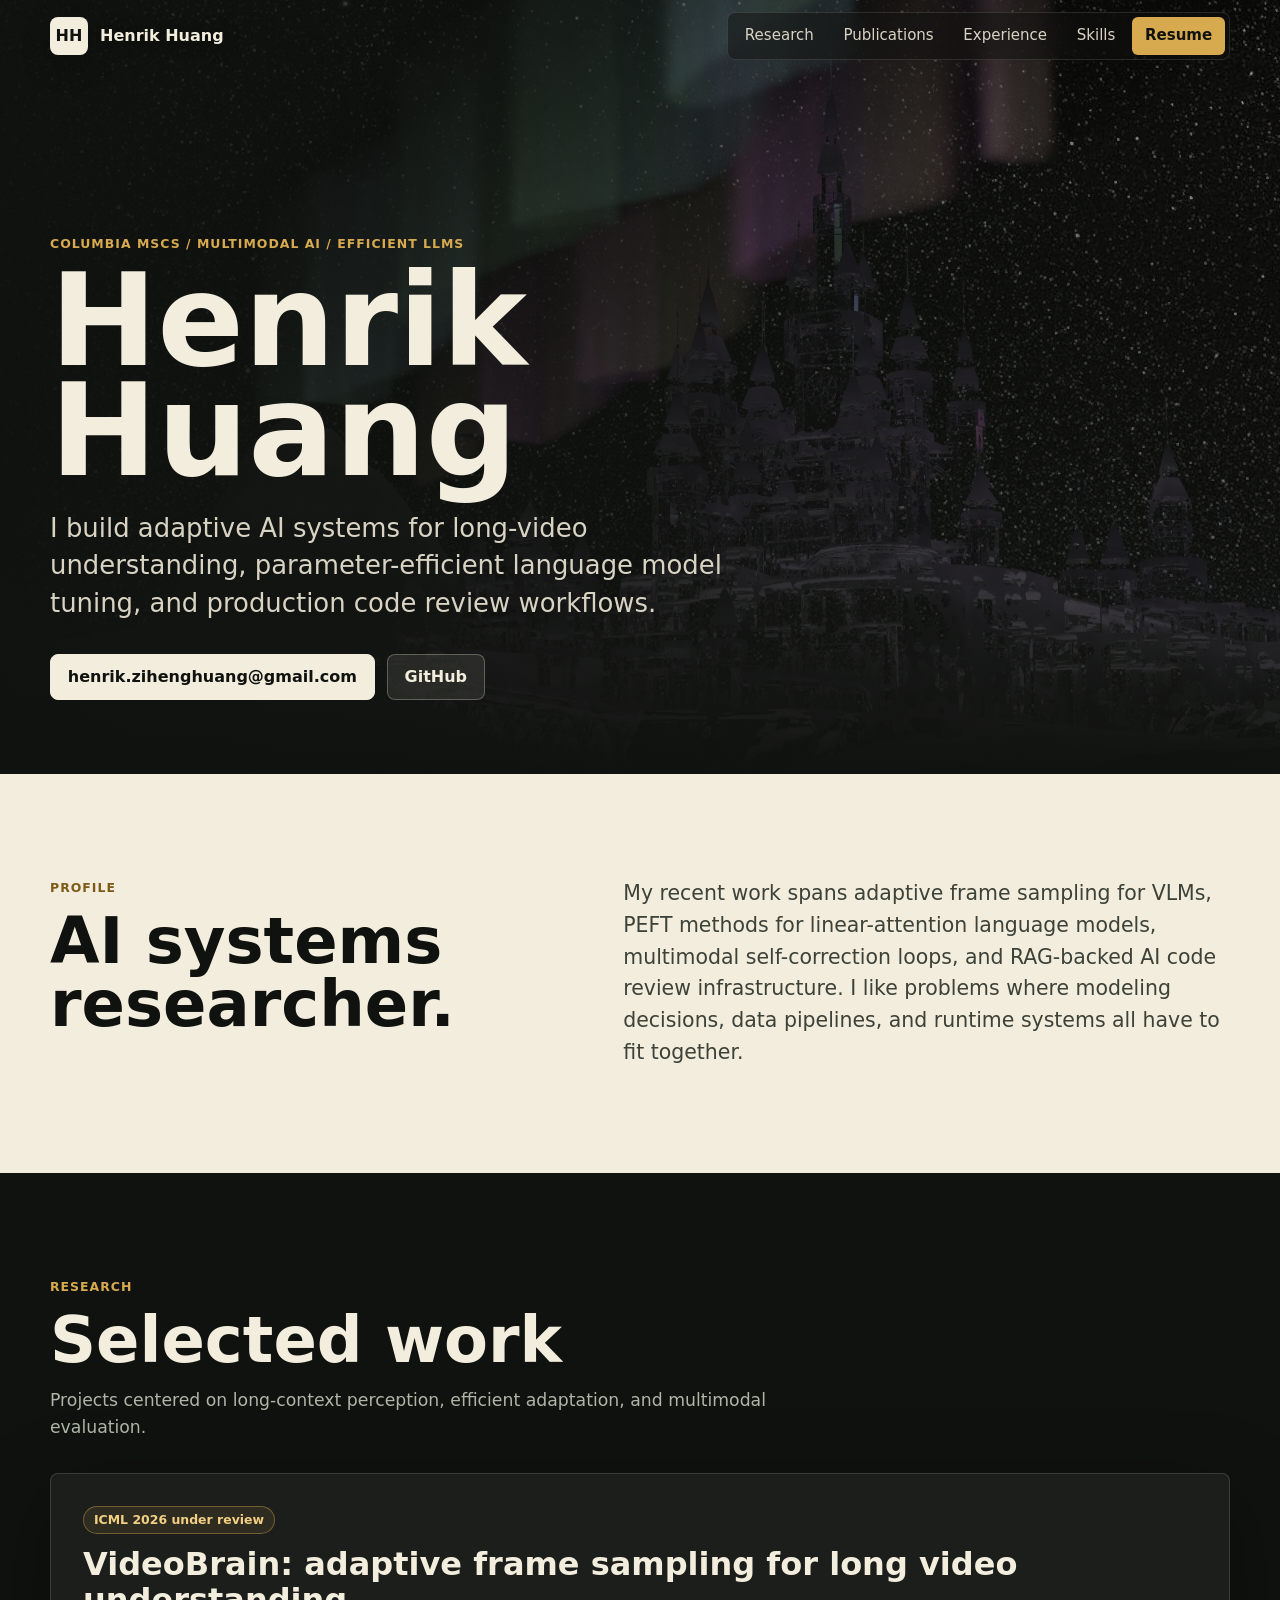
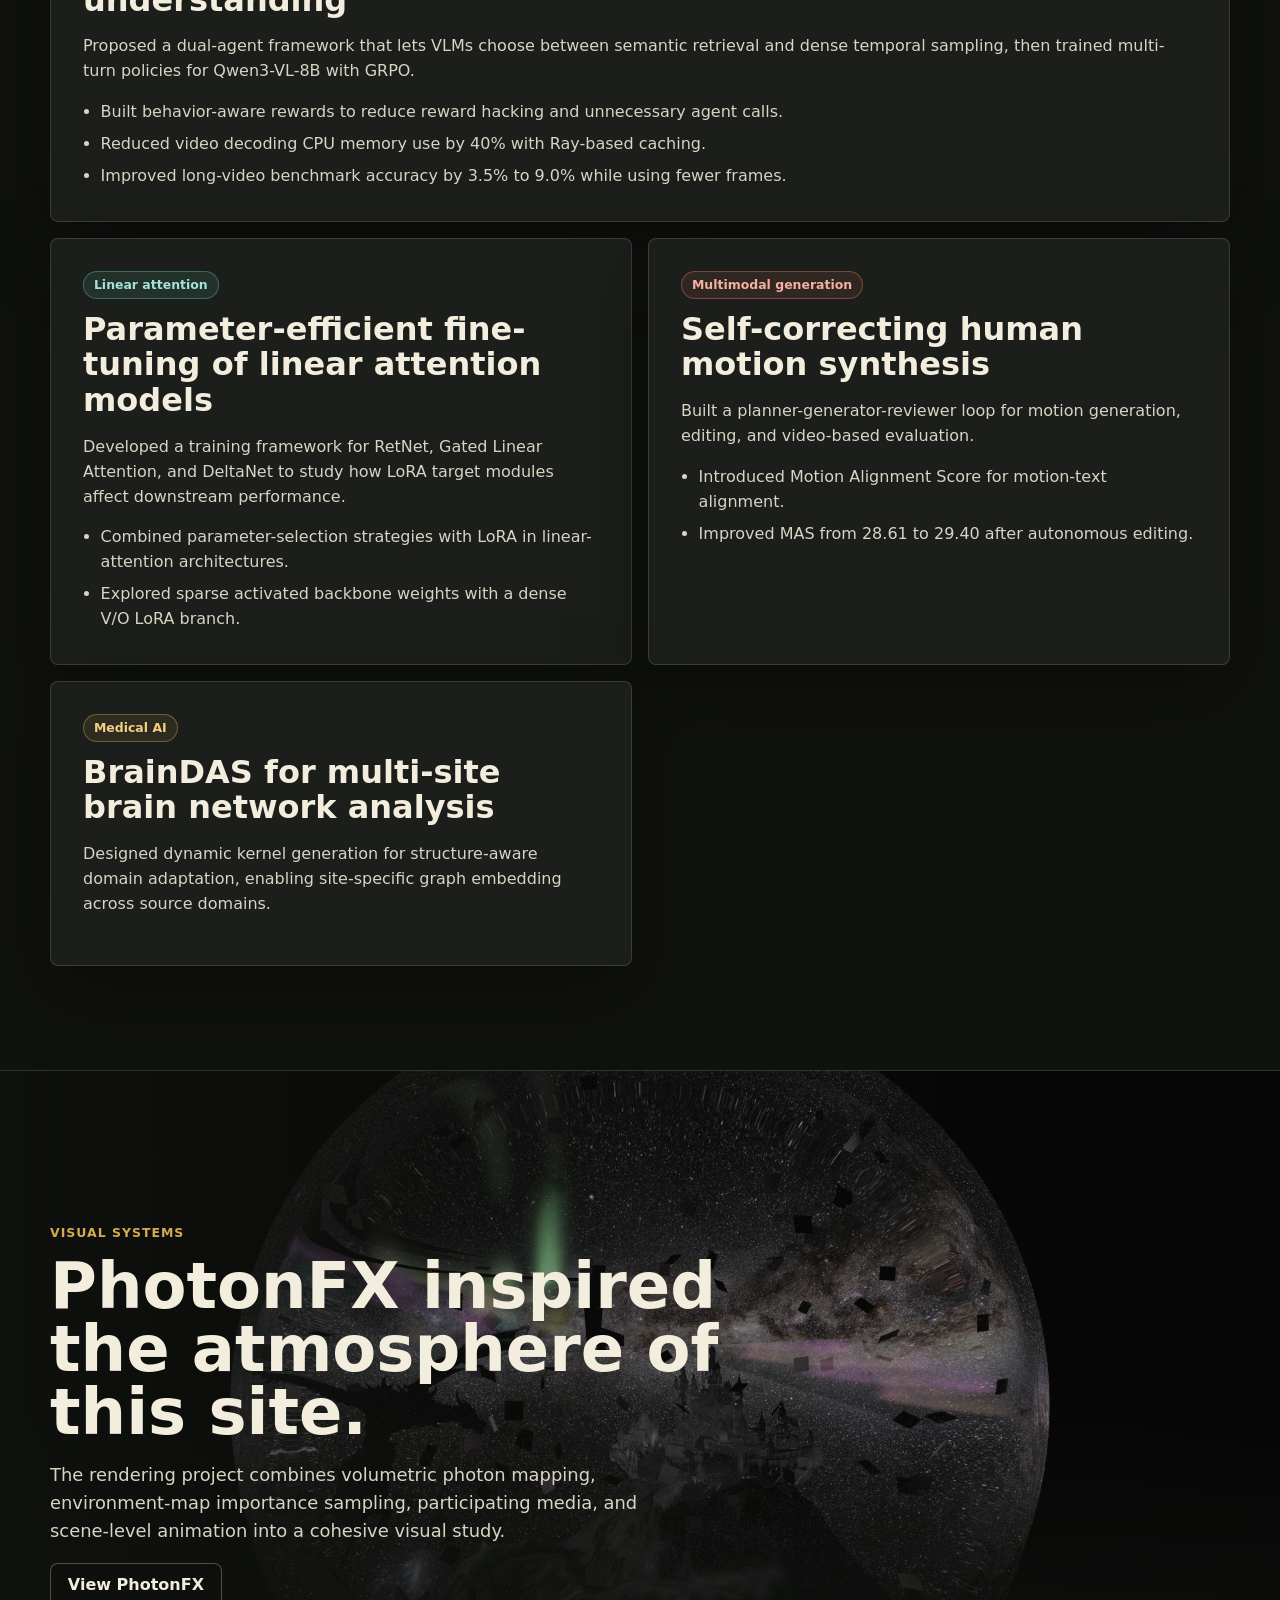
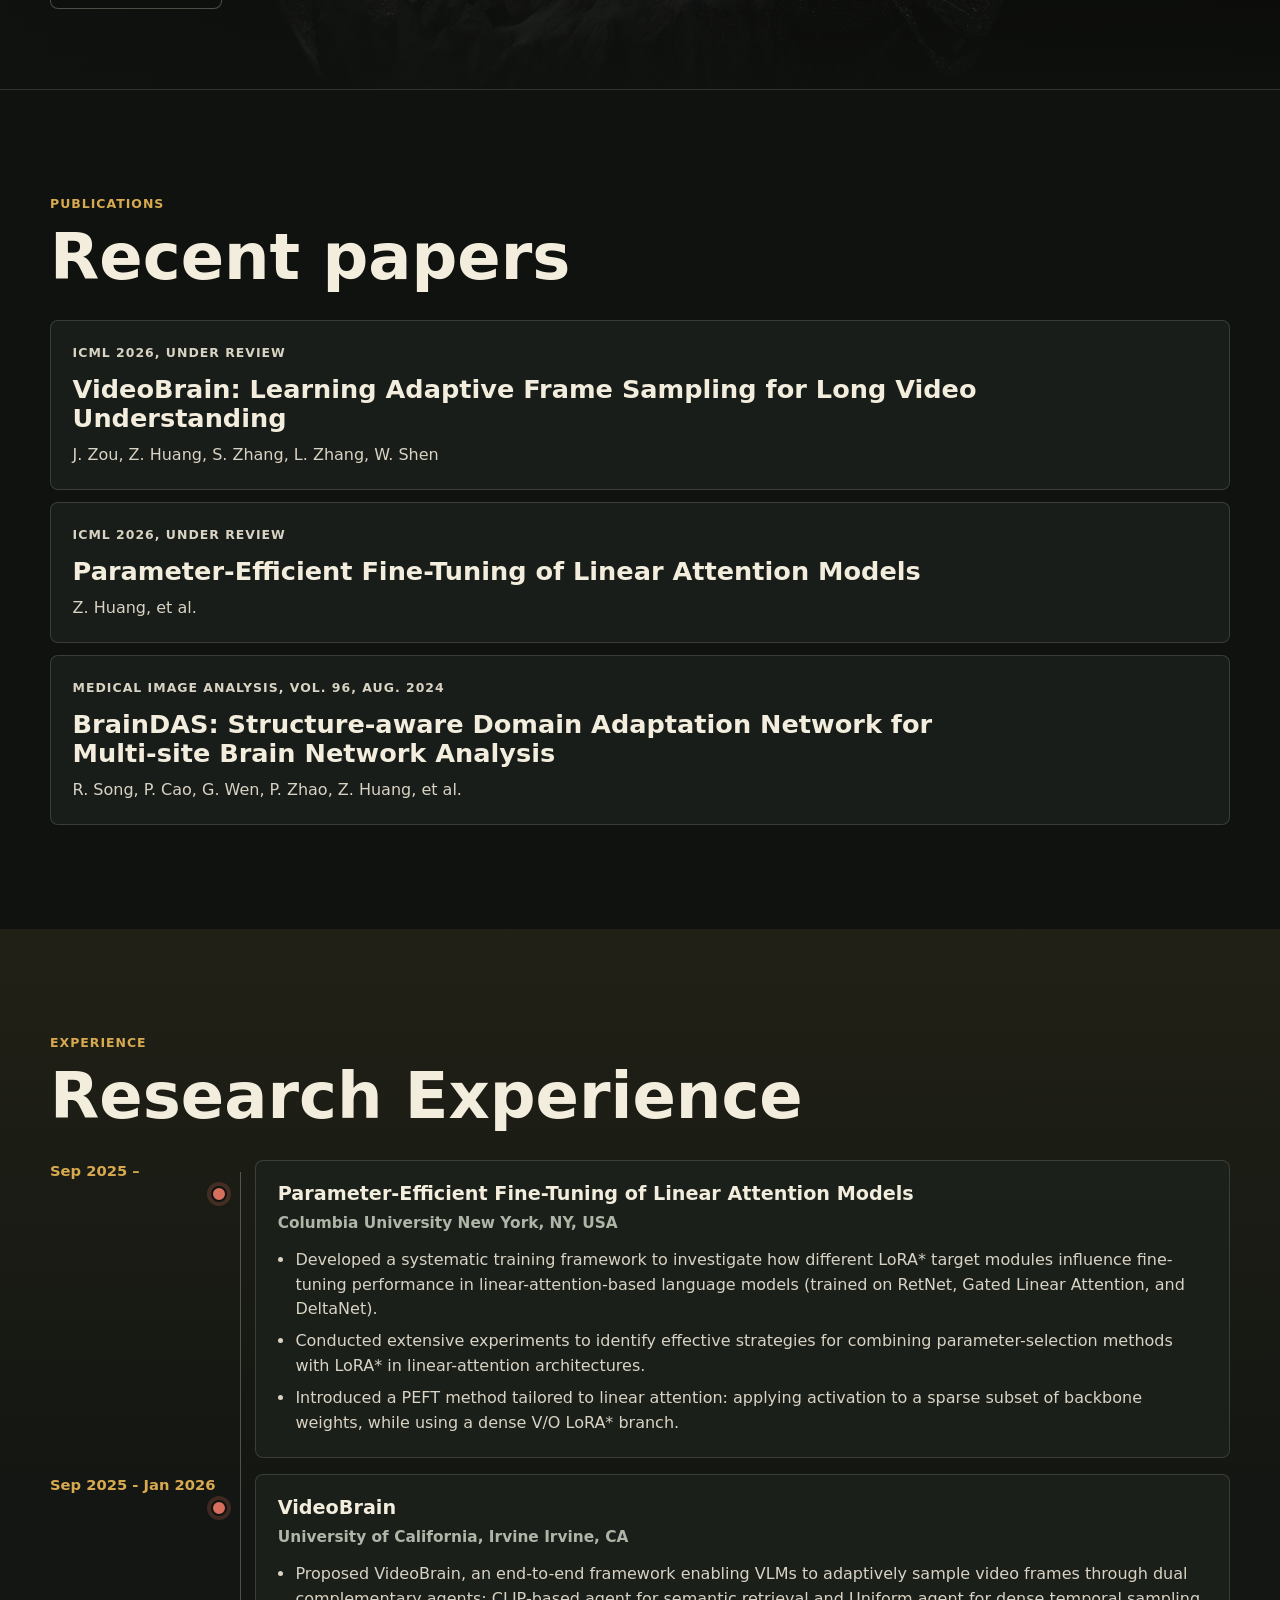
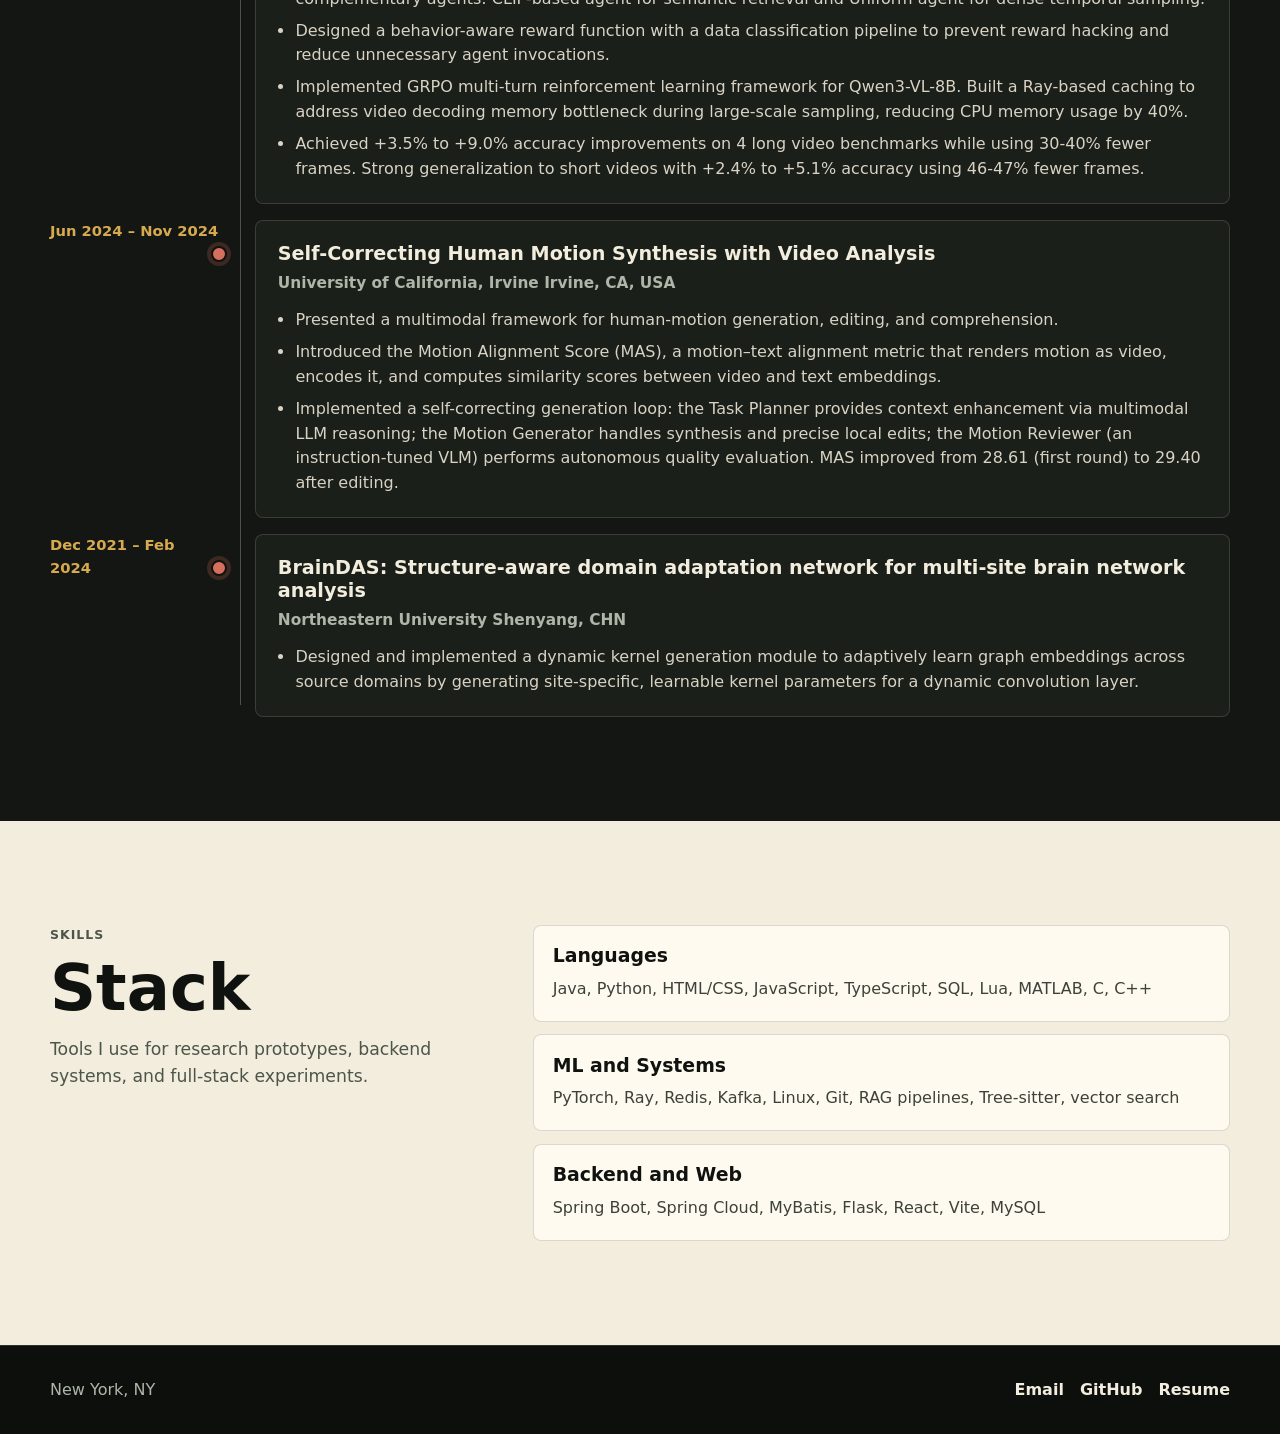
<file: henrik/index.html>
<!doctype html>
<html lang="en">
<head>
  <meta charset="utf-8">
  <meta name="viewport" content="width=device-width, initial-scale=1">
  <title>Henrik Huang - AI Systems & Multimodal Research</title>
  <meta name="description" content="Personal homepage for Henrik Huang, Columbia MSCS student working on multimodal AI, efficient language model adaptation, video understanding, and AI systems.">
  <meta name="theme-color" content="#10120f">
  <link rel="preload" href="../PhotonFX/images/ice_castle.jpg" as="image">
  <link rel="stylesheet" href="styles.css?v=69da61f">
</head>
<body>
  <a class="skip-link" href="#main">Skip to content</a>

  <header class="site-header" data-header>
    <nav class="nav" aria-label="Primary navigation">
      <a class="brand" href="#top" aria-label="Henrik Huang home">
        <span class="brand-mark">HH</span>
        <span class="brand-text">Henrik Huang</span>
      </a>
      <button class="nav-toggle" type="button" aria-expanded="false" aria-controls="nav-links" data-nav-toggle>
        <span></span>
        <span></span>
        <span></span>
      </button>
      <div class="nav-links" id="nav-links" data-nav-links>
        <a href="#research" data-nav-link>Research</a>
        <a href="#publications" data-nav-link>Publications</a>
        <a href="#experience" data-nav-link>Experience</a>
        <a href="#skills" data-nav-link>Skills</a>
        <a class="nav-resume" href="#experience">Resume</a>
      </div>
    </nav>
  </header>

  <main id="main">
    <section class="hero" id="top" data-section>
      <div class="hero-media" aria-hidden="true">
        <img src="../PhotonFX/images/ice_castle.jpg" alt="">
      </div>
      <div class="hero-scrim" aria-hidden="true"></div>
      <div class="hero-content">
        <p class="eyebrow">Columbia MSCS / Multimodal AI / Efficient LLMs</p>
        <h1>Henrik Huang</h1>
        <p class="hero-lede">
          I build adaptive AI systems for long-video understanding, parameter-efficient
          language model tuning, and production code review workflows.
        </p>
        <div class="hero-actions" aria-label="Contact links">
          <a class="button primary" href="mailto:henrik.zihenghuang@gmail.com">henrik.zihenghuang@gmail.com</a>
          <a class="button secondary" href="https://github.com/HuangZiheng-o-O" target="_blank" rel="noopener">GitHub</a>
          <!-- <a class="button secondary" href="https://www.linkedin.com/in/ziheng-huang-0211b1287/" target="_blank" rel="noopener">LinkedIn</a> -->
        </div>
      </div>
    </section>

    <section class="intro-band reveal" aria-label="Profile summary">
      <div class="section-inner intro-grid">
        <div>
          <p class="section-kicker">Profile</p>
          <h2>AI systems researcher.</h2>
        </div>
        <p>
          My recent work spans adaptive frame sampling for VLMs, PEFT methods for
          linear-attention language models, multimodal self-correction loops, and RAG-backed
          AI code review infrastructure. I like problems where modeling decisions, data
          pipelines, and runtime systems all have to fit together.
        </p>
      </div>
    </section>

    <section class="section" id="research" data-section>
      <div class="section-inner">
        <div class="section-heading reveal">
          <p class="section-kicker">Research</p>
          <h2>Selected work</h2>
          <p>
            Projects centered on long-context perception, efficient adaptation, and
            multimodal evaluation.
          </p>
        </div>

        <div class="feature-grid">
          <article class="feature-card large reveal">
            <div class="feature-body">
              <span class="pill">ICML 2026 under review</span>
              <h3>VideoBrain: adaptive frame sampling for long video understanding</h3>
              <p>
                Proposed a dual-agent framework that lets VLMs choose between semantic
                retrieval and dense temporal sampling, then trained multi-turn policies for
                Qwen3-VL-8B with GRPO.
              </p>
              <ul>
                <li>Built behavior-aware rewards to reduce reward hacking and unnecessary agent calls.</li>
                <li>Reduced video decoding CPU memory use by 40% with Ray-based caching.</li>
                <li>Improved long-video benchmark accuracy by 3.5% to 9.0% while using fewer frames.</li>
              </ul>
            </div>
          </article>

          <article class="feature-card reveal">
            <div class="feature-body">
              <span class="pill teal">Linear attention</span>
              <h3>Parameter-efficient fine-tuning of linear attention models</h3>
              <p>
                Developed a training framework for RetNet, Gated Linear Attention, and
                DeltaNet to study how LoRA target modules affect downstream performance.
              </p>
              <ul>
                <li>Combined parameter-selection strategies with LoRA in linear-attention architectures.</li>
                <li>Explored sparse activated backbone weights with a dense V/O LoRA branch.</li>
              </ul>
            </div>
          </article>

          <article class="feature-card reveal">
            <div class="feature-body">
              <span class="pill coral">Multimodal generation</span>
              <h3>Self-correcting human motion synthesis</h3>
              <p>
                Built a planner-generator-reviewer loop for motion generation, editing, and
                video-based evaluation.
              </p>
              <ul>
                <li>Introduced Motion Alignment Score for motion-text alignment.</li>
                <li>Improved MAS from 28.61 to 29.40 after autonomous editing.</li>
              </ul>
            </div>
          </article>

          <article class="feature-card reveal">
            <div class="feature-body">
              <span class="pill">Medical AI</span>
              <h3>BrainDAS for multi-site brain network analysis</h3>
              <p>
                Designed dynamic kernel generation for structure-aware domain adaptation,
                enabling site-specific graph embedding across source domains.
              </p>
            </div>
          </article>
        </div>
      </div>
    </section>

    <section class="visual-section reveal" aria-label="Rendering project">
      <div class="visual-media" aria-hidden="true">
        <img src="../PhotonFX/images/snowglobe.jpg" alt="">
      </div>
      <div class="visual-content">
        <p class="section-kicker">Visual Systems</p>
        <h2>PhotonFX inspired the atmosphere of this site.</h2>
        <p>
          The rendering project combines volumetric photon mapping, environment-map
          importance sampling, participating media, and scene-level animation into a
          cohesive visual study.
        </p>
        <a class="button secondary on-dark" href="../PhotonFX/result.html">View PhotonFX</a>
      </div>
    </section>

    <section class="section" id="publications" data-section>
      <div class="section-inner">
        <div class="section-heading reveal">
          <p class="section-kicker">Publications</p>
          <h2>Recent papers</h2>
        </div>
        <div class="publication-list">
          <article class="publication reveal">
            <p class="pub-venue">ICML 2026, under review</p>
            <h3>VideoBrain: Learning Adaptive Frame Sampling for Long Video Understanding</h3>
            <p>J. Zou, Z. Huang, S. Zhang, L. Zhang, W. Shen</p>
          </article>
          <article class="publication reveal">
            <p class="pub-venue">ICML 2026, under review</p>
            <h3>Parameter-Efficient Fine-Tuning of Linear Attention Models</h3>
            <p>Z. Huang, et al.</p>
          </article>
          <article class="publication reveal">
            <p class="pub-venue">Medical Image Analysis, Vol. 96, Aug. 2024</p>
            <h3>BrainDAS: Structure-aware Domain Adaptation Network for Multi-site Brain Network Analysis</h3>
            <p>R. Song, P. Cao, G. Wen, P. Zhao, Z. Huang, et al.</p>
          </article>
        </div>
      </div>
    </section>

    <section class="section timeline-section" id="experience" data-section>
      <div class="section-inner">
        <div class="section-heading reveal">
          <p class="section-kicker">Experience</p>
          <h2>Research Experience</h2>
        </div>

        <div class="timeline">
          <!--
          <article class="timeline-item reveal">
            <div class="timeline-date">May 2025 - Aug 2025</div>
            <div class="timeline-card">
              <p class="role">Software Engineer Intern, AI Code Review 2.0 Workflow</p>
              <h3>Kuaishou Technology (Kwai), Beijing</h3>
              <ul>
                <li>Built a context-assembly pipeline for code merges using Tree-sitter AST chunking and LangChain fallback splitting.</li>
                <li>Integrated Redis-vector RAG and LLM reasoning to merge and filter low-value review comments.</li>
                <li>Designed a trie-based matcher for project, file type, path, and ownership review rules.</li>
                <li>Raised AICR adoption to 37.3% and Commercial Department coverage to 56.6%.</li>
              </ul>
            </div>
          </article>
          -->

          <article class="timeline-item reveal">
            <div class="timeline-date">Sep 2025 –</div>
            <div class="timeline-card">
              <p class="role">Parameter-Efficient Fine-Tuning of Linear Attention Models</p>
              <h3>Columbia University New York, NY, USA</h3>
              <ul>
                <li>Developed a systematic training framework to investigate how different LoRA* target modules influence fine-tuning performance in linear-attention-based language models (trained on RetNet, Gated Linear Attention, and DeltaNet).</li>
                <li>Conducted extensive experiments to identify effective strategies for combining parameter-selection methods with LoRA* in linear-attention architectures.</li>
                <li>Introduced a PEFT method tailored to linear attention: applying activation to a sparse subset of backbone weights, while using a dense V/O LoRA* branch.</li>
              </ul>
            </div>
          </article>

          <article class="timeline-item reveal">
            <div class="timeline-date">Sep 2025 - Jan 2026</div>
            <div class="timeline-card">
              <p class="role">VideoBrain</p>
              <h3>University of California, Irvine Irvine, CA</h3>
              <ul>
                <li>Proposed VideoBrain, an end-to-end framework enabling VLMs to adaptively sample video frames through dual complementary agents: CLIP-based agent for semantic retrieval and Uniform agent for dense temporal sampling.</li>
                <li>Designed a behavior-aware reward function with a data classification pipeline to prevent reward hacking and reduce unnecessary agent invocations.</li>
                <li>Implemented GRPO multi-turn reinforcement learning framework for Qwen3-VL-8B. Built a Ray-based caching to address video decoding memory bottleneck during large-scale sampling, reducing CPU memory usage by 40%.</li>
                <li>Achieved +3.5% to +9.0% accuracy improvements on 4 long video benchmarks while using 30-40% fewer frames. Strong generalization to short videos with +2.4% to +5.1% accuracy using 46-47% fewer frames.</li>
              </ul>
            </div>
          </article>

          <article class="timeline-item reveal">
            <div class="timeline-date">Jun 2024 – Nov 2024</div>
            <div class="timeline-card">
              <p class="role">Self-Correcting Human Motion Synthesis with Video Analysis</p>
              <h3>University of California, Irvine Irvine, CA, USA</h3>
              <ul>
                <li>Presented a multimodal framework for human-motion generation, editing, and comprehension.</li>
                <li>Introduced the Motion Alignment Score (MAS), a motion–text alignment metric that renders motion as video, encodes it, and computes similarity scores between video and text embeddings.</li>
                <li>Implemented a self-correcting generation loop: the Task Planner provides context enhancement via multimodal LLM reasoning; the Motion Generator handles synthesis and precise local edits; the Motion Reviewer (an instruction-tuned VLM) performs autonomous quality evaluation. MAS improved from 28.61 (first round) to 29.40 after editing.</li>
              </ul>
            </div>
          </article>

          <article class="timeline-item reveal">
            <div class="timeline-date">Dec 2021 – Feb 2024</div>
            <div class="timeline-card">
              <p class="role">BrainDAS: Structure-aware domain adaptation network for multi-site brain network analysis</p>
              <h3>Northeastern University Shenyang, CHN</h3>
              <ul>
                <li>Designed and implemented a dynamic kernel generation module to adaptively learn graph embeddings across source domains by generating site-specific, learnable kernel parameters for a dynamic convolution layer.</li>
              </ul>
            </div>
          </article>
        </div>
      </div>
    </section>

    <section class="section skills-section" id="skills" data-section>
      <div class="section-inner skills-layout">
        <div class="section-heading reveal">
          <p class="section-kicker">Skills</p>
          <h2>Stack</h2>
          <p>Tools I use for research prototypes, backend systems, and full-stack experiments.</p>
        </div>
        <div class="skill-columns">
          <div class="skill-group reveal">
            <h3>Languages</h3>
            <p>Java, Python, HTML/CSS, JavaScript, TypeScript, SQL, Lua, MATLAB, C, C++</p>
          </div>
          <div class="skill-group reveal">
            <h3>ML and Systems</h3>
            <p>PyTorch, Ray, Redis, Kafka, Linux, Git, RAG pipelines, Tree-sitter, vector search</p>
          </div>
          <div class="skill-group reveal">
            <h3>Backend and Web</h3>
            <p>Spring Boot, Spring Cloud, MyBatis, Flask, React, Vite, MySQL</p>
          </div>
        </div>
      </div>
    </section>
  </main>

  <footer class="footer">
    <div class="section-inner footer-inner">
      <p>New York, NY</p>
      <div class="footer-links">
        <a href="mailto:henrik.zihenghuang@gmail.com">Email</a>
        <a href="https://github.com/HuangZiheng-o-O" target="_blank" rel="noopener">GitHub</a>
        <!-- <a href="https://www.linkedin.com/in/ziheng-huang-0211b1287/" target="_blank" rel="noopener">LinkedIn</a> -->
        <a href="#experience">Resume</a>
      </div>
    </div>
  </footer>

  <script src="script.js"></script>
</body>
</html>
</file>
<file: henrik/styles.css>
:root {
  --ink: #10120f;
  --ink-2: #171a17;
  --panel: #1d211d;
  --panel-2: #242821;
  --paper: #f2eddd;
  --paper-soft: #d9d3c4;
  --muted: #aeb6a8;
  --line: rgba(242, 237, 221, 0.15);
  --line-strong: rgba(242, 237, 221, 0.28);
  --gold: #d8aa4f;
  --teal: #61b8a7;
  --coral: #d66f5d;
  --sage: #8fa36d;
  --shadow: 0 24px 80px rgba(0, 0, 0, 0.34);
  --max: 1180px;
  color-scheme: dark;
}

* {
  box-sizing: border-box;
}

html {
  scroll-behavior: smooth;
}

body {
  margin: 0;
  font-family: Inter, ui-sans-serif, system-ui, -apple-system, BlinkMacSystemFont, "Segoe UI", sans-serif;
  color: var(--paper);
  background:
    linear-gradient(180deg, rgba(97, 184, 167, 0.08), transparent 300px),
    var(--ink);
  line-height: 1.55;
  letter-spacing: 0;
  overflow-x: hidden;
}

body::before {
  content: "";
  position: fixed;
  inset: 0;
  z-index: -2;
  pointer-events: none;
  opacity: 0.06;
  background-image:
    linear-gradient(rgba(255, 255, 255, 0.08) 1px, transparent 1px),
    linear-gradient(90deg, rgba(255, 255, 255, 0.08) 1px, transparent 1px);
  background-size: 56px 56px;
  mask-image: linear-gradient(to bottom, transparent, black 18%, black 70%, transparent);
}

img {
  display: block;
  max-width: 100%;
}

a {
  color: inherit;
  text-decoration: none;
}

[id] {
  scroll-margin-top: 88px;
}

ul {
  margin: 0;
  padding-left: 1.1rem;
}

li + li {
  margin-top: 0.45rem;
}

.skip-link {
  position: fixed;
  left: 1rem;
  top: 1rem;
  z-index: 1000;
  transform: translateY(-140%);
  padding: 0.65rem 0.9rem;
  color: var(--ink);
  background: var(--paper);
  border-radius: 6px;
  transition: transform 180ms ease;
}

.skip-link:focus {
  transform: translateY(0);
}

.site-header {
  position: fixed;
  top: 0;
  left: 0;
  right: 0;
  z-index: 50;
  transition: background-color 180ms ease, border-color 180ms ease, backdrop-filter 180ms ease;
  border-bottom: 1px solid transparent;
}

.site-header.is-scrolled {
  background: rgba(16, 18, 15, 0.82);
  border-bottom-color: var(--line);
  backdrop-filter: blur(18px);
}

.nav {
  width: min(var(--max), calc(100% - 36px));
  min-height: 72px;
  margin: 0 auto;
  display: flex;
  align-items: center;
  justify-content: space-between;
  gap: 1rem;
}

.brand {
  display: inline-flex;
  align-items: center;
  gap: 0.75rem;
  font-weight: 760;
}

.brand-mark {
  display: grid;
  place-items: center;
  width: 38px;
  height: 38px;
  border: 1px solid var(--line-strong);
  border-radius: 8px;
  color: var(--ink);
  background: var(--paper);
  box-shadow: 0 10px 30px rgba(0, 0, 0, 0.24);
}

.brand-text {
  color: var(--paper);
  text-shadow: 0 1px 16px rgba(0, 0, 0, 0.7);
}

.nav-links {
  display: flex;
  align-items: center;
  gap: 0.25rem;
  padding: 0.25rem;
  border: 1px solid rgba(242, 237, 221, 0.12);
  border-radius: 8px;
  background: rgba(16, 18, 15, 0.44);
  backdrop-filter: blur(14px);
}

.nav-links a {
  min-height: 38px;
  display: inline-flex;
  align-items: center;
  padding: 0 0.8rem;
  border-radius: 6px;
  color: var(--paper-soft);
  font-size: 0.94rem;
  transition: color 160ms ease, background-color 160ms ease;
}

.nav-links a:hover,
.nav-links a.is-active {
  color: var(--paper);
  background: rgba(242, 237, 221, 0.1);
}

.nav-links .nav-resume {
  color: var(--ink);
  background: var(--gold);
  font-weight: 740;
}

.nav-links .nav-resume:hover {
  color: var(--ink);
  background: #f0c66d;
}

.nav-toggle {
  display: none;
  width: 42px;
  height: 42px;
  border: 1px solid var(--line-strong);
  border-radius: 8px;
  background: rgba(16, 18, 15, 0.5);
  color: var(--paper);
  padding: 0;
}

.nav-toggle span {
  display: block;
  width: 19px;
  height: 2px;
  margin: 4px auto;
  background: currentColor;
}

.hero {
  position: relative;
  min-height: 86svh;
  isolation: isolate;
  display: grid;
  align-items: end;
  overflow: hidden;
  padding: 7.5rem 0 4.6rem;
}

.hero-media,
.hero-media img,
.hero-scrim {
  position: absolute;
  inset: 0;
}

.hero-media {
  z-index: -3;
  overflow: hidden;
  background: #1c211f;
}

.hero-media img {
  width: 100%;
  height: 100%;
  object-fit: cover;
  transform: scale(1.04);
  filter: saturate(1.02) contrast(1.04);
  transform-origin: center;
}

.hero-scrim {
  z-index: -2;
  background:
    linear-gradient(90deg, rgba(16, 18, 15, 0.96) 0%, rgba(16, 18, 15, 0.75) 38%, rgba(16, 18, 15, 0.2) 100%),
    linear-gradient(0deg, var(--ink) 0%, rgba(16, 18, 15, 0.56) 30%, rgba(16, 18, 15, 0.2) 100%);
}

.hero-content {
  width: min(var(--max), calc(100% - 36px));
  margin: 0 auto;
}

.eyebrow,
.section-kicker,
.pub-venue,
.role {
  margin: 0 0 0.8rem;
  color: var(--gold);
  font-size: 0.78rem;
  font-weight: 800;
  letter-spacing: 0.08em;
  text-transform: uppercase;
}

.hero h1 {
  max-width: 11ch;
  margin: 0;
  color: var(--paper);
  font-size: clamp(4.2rem, 10vw, 9.8rem);
  line-height: 0.86;
  font-weight: 860;
}

.hero-lede {
  max-width: 720px;
  margin: 1.45rem 0 0;
  color: var(--paper-soft);
  font-size: clamp(1.14rem, 2.3vw, 1.62rem);
  line-height: 1.45;
}

.hero-actions {
  display: flex;
  flex-wrap: wrap;
  gap: 0.75rem;
  margin-top: 2rem;
}

.button {
  display: inline-flex;
  align-items: center;
  justify-content: center;
  min-height: 46px;
  padding: 0 1.05rem;
  border-radius: 8px;
  border: 1px solid var(--line-strong);
  font-weight: 760;
  transition: transform 160ms ease, border-color 160ms ease, background-color 160ms ease;
}

.button:hover {
  transform: translateY(-2px);
}

.button.primary {
  color: var(--ink);
  background: var(--paper);
  border-color: var(--paper);
}

.button.secondary {
  color: var(--paper);
  background: rgba(242, 237, 221, 0.09);
}

.button.secondary:hover {
  border-color: var(--paper);
  background: rgba(242, 237, 221, 0.14);
}

.button.on-dark {
  background: rgba(16, 18, 15, 0.48);
  backdrop-filter: blur(10px);
}

.section,
.intro-band {
  padding: 6.5rem 0;
}

.section-inner {
  width: min(var(--max), calc(100% - 36px));
  margin: 0 auto;
}

.intro-band {
  background: var(--paper);
  color: var(--ink);
}

.intro-grid {
  display: grid;
  grid-template-columns: minmax(0, 0.9fr) minmax(0, 1.1fr);
  gap: clamp(2rem, 6vw, 6rem);
  align-items: start;
}

.intro-band .section-kicker {
  color: #7d5b18;
}

.intro-band h2,
.section-heading h2,
.visual-content h2 {
  margin: 0;
  font-size: clamp(2.15rem, 5vw, 4.6rem);
  line-height: 0.98;
  letter-spacing: 0;
}

.intro-band p:last-child {
  margin: 0;
  color: #3d4239;
  font-size: clamp(1.05rem, 1.7vw, 1.28rem);
}

.section-heading {
  max-width: 780px;
  margin-bottom: 2rem;
}

.section-heading p:last-child {
  margin: 1rem 0 0;
  color: var(--muted);
  font-size: 1.08rem;
}

.feature-grid {
  display: grid;
  grid-template-columns: repeat(2, minmax(0, 1fr));
  gap: 1rem;
}

.feature-card {
  min-height: 100%;
  border: 1px solid var(--line);
  border-radius: 8px;
  background: rgba(29, 33, 29, 0.9);
  overflow: hidden;
  box-shadow: var(--shadow);
}

.feature-card.large {
  grid-column: 1 / -1;
}

.feature-body {
  padding: clamp(1.25rem, 3vw, 2rem);
}

.pill {
  display: inline-flex;
  align-items: center;
  min-height: 28px;
  padding: 0 0.62rem;
  border: 1px solid rgba(216, 170, 79, 0.4);
  border-radius: 999px;
  color: #f3cf84;
  background: rgba(216, 170, 79, 0.1);
  font-size: 0.78rem;
  font-weight: 780;
}

.pill.teal {
  color: #a5e2d7;
  border-color: rgba(97, 184, 167, 0.42);
  background: rgba(97, 184, 167, 0.12);
}

.pill.coral {
  color: #f5b0a4;
  border-color: rgba(214, 111, 93, 0.45);
  background: rgba(214, 111, 93, 0.12);
}

.feature-body h3,
.publication h3,
.timeline-card h3,
.skill-group h3 {
  margin: 0.8rem 0 0.65rem;
  color: var(--paper);
  font-size: clamp(1.35rem, 2.5vw, 2rem);
  line-height: 1.12;
}

.feature-body p,
.feature-body li,
.publication p,
.timeline-card p,
.timeline-card li,
.skill-group p {
  color: var(--paper-soft);
}

.feature-body ul {
  margin-top: 1rem;
}

.visual-section {
  position: relative;
  min-height: 620px;
  display: grid;
  align-items: end;
  isolation: isolate;
  overflow: hidden;
  padding: 5rem 0;
  border-top: 1px solid var(--line);
  border-bottom: 1px solid var(--line);
}

.visual-media,
.visual-media img {
  position: absolute;
  inset: 0;
}

.visual-media {
  z-index: -3;
}

.visual-media img {
  width: 100%;
  height: 100%;
  object-fit: cover;
}

.visual-section::after {
  content: "";
  position: absolute;
  inset: 0;
  z-index: -2;
  background:
    linear-gradient(90deg, rgba(16, 18, 15, 0.92), rgba(16, 18, 15, 0.42) 54%, rgba(16, 18, 15, 0.3)),
    linear-gradient(0deg, rgba(16, 18, 15, 0.86), transparent 45%);
}

.visual-content {
  width: min(720px, calc(100% - 36px));
  margin-left: max(18px, calc((100vw - var(--max)) / 2));
}

.visual-content p:not(.section-kicker) {
  max-width: 650px;
  color: var(--paper-soft);
  font-size: 1.12rem;
}

.publication-list {
  display: grid;
  gap: 0.75rem;
}

.publication {
  padding: 1.35rem;
  border: 1px solid var(--line);
  border-radius: 8px;
  background: rgba(29, 33, 29, 0.76);
}

.publication h3 {
  max-width: 920px;
  font-size: clamp(1.2rem, 2vw, 1.65rem);
}

.publication p {
  margin: 0;
}

.pub-venue {
  color: var(--teal);
}

.timeline-section {
  background:
    linear-gradient(180deg, rgba(216, 170, 79, 0.07), transparent 36rem),
    #131612;
}

.timeline {
  position: relative;
  display: grid;
  gap: 1rem;
}

.timeline::before {
  content: "";
  position: absolute;
  left: 190px;
  top: 0.75rem;
  bottom: 0.75rem;
  width: 1px;
  background: var(--line-strong);
}

.timeline-item {
  display: grid;
  grid-template-columns: 170px minmax(0, 1fr);
  gap: 2.2rem;
  align-items: start;
}

.timeline-date {
  position: sticky;
  top: 92px;
  color: var(--gold);
  font-weight: 780;
  font-size: 0.92rem;
}

.timeline-card {
  position: relative;
  padding: 1.35rem;
  border: 1px solid var(--line);
  border-radius: 8px;
  background: rgba(29, 33, 29, 0.82);
}

.timeline-card::before {
  content: "";
  position: absolute;
  left: -2.8rem;
  top: 1.55rem;
  width: 12px;
  height: 12px;
  border: 2px solid var(--ink);
  border-radius: 50%;
  background: var(--coral);
  box-shadow: 0 0 0 4px rgba(214, 111, 93, 0.22);
}

.timeline-card h3 {
  margin: 0 0 0.9rem;
  color: var(--muted);
  font-size: 0.96rem;
  line-height: 1.35;
  font-weight: 720;
}

.timeline-card .role {
  margin: 0 0 0.45rem;
  color: var(--paper);
  font-size: clamp(1.16rem, 1.5vw, 1.38rem);
  line-height: 1.18;
  font-weight: 800;
  letter-spacing: 0;
  text-transform: none;
}

.skills-section {
  background: var(--paper);
  color: var(--ink);
}

.skills-layout {
  display: grid;
  grid-template-columns: minmax(250px, 0.75fr) minmax(0, 1.25fr);
  gap: clamp(2rem, 5vw, 5rem);
  align-items: start;
}

.skills-section .section-kicker {
  color: #7d5b18;
}

.skills-section .section-heading p {
  color: #4d554a;
}

.skill-columns {
  display: grid;
  gap: 0.8rem;
}

.skill-group {
  padding: 1.2rem;
  border: 1px solid rgba(16, 18, 15, 0.15);
  border-radius: 8px;
  background: #fffaf0;
}

.skill-group h3 {
  margin-top: 0;
  color: var(--ink);
  font-size: 1.18rem;
}

.skill-group p {
  margin: 0;
  color: #3d4239;
}

.footer {
  padding: 2rem 0;
  border-top: 1px solid var(--line);
  background: #0d0f0d;
}

.footer-inner {
  display: flex;
  align-items: center;
  justify-content: space-between;
  gap: 1rem;
  color: var(--muted);
}

.footer-inner p {
  margin: 0;
}

.footer-links {
  display: flex;
  flex-wrap: wrap;
  gap: 1rem;
  font-weight: 700;
}

.footer-links a {
  color: var(--paper);
}

.reveal {
  opacity: 0;
  transform: translateY(18px);
  transition: opacity 520ms ease, transform 520ms ease;
}

.reveal.is-visible {
  opacity: 1;
  transform: translateY(0);
}

@media (prefers-reduced-motion: reduce) {
  html {
    scroll-behavior: auto;
  }

  *,
  *::before,
  *::after {
    animation-duration: 0.001ms !important;
    animation-iteration-count: 1 !important;
    scroll-behavior: auto !important;
    transition-duration: 0.001ms !important;
  }

  .reveal {
    opacity: 1;
    transform: none;
  }
}

@media (max-width: 920px) {
  .nav-toggle {
    display: inline-block;
  }

  .nav-links {
    position: absolute;
    top: calc(100% - 0.5rem);
    right: 18px;
    left: 18px;
    display: grid;
    grid-template-columns: repeat(2, minmax(0, 1fr));
    padding: 0.6rem;
    opacity: 0;
    pointer-events: none;
    transform: translateY(-8px);
    transition: opacity 180ms ease, transform 180ms ease;
  }

  .nav-links.is-open {
    opacity: 1;
    pointer-events: auto;
    transform: translateY(0);
  }

  .nav-links a {
    justify-content: center;
  }

  .hero {
    min-height: 84svh;
  }

  .hero-scrim {
    background:
      linear-gradient(90deg, rgba(16, 18, 15, 0.92), rgba(16, 18, 15, 0.54)),
      linear-gradient(0deg, var(--ink) 0%, rgba(16, 18, 15, 0.42) 58%);
  }

  .intro-grid,
  .skills-layout {
    grid-template-columns: 1fr;
  }

  .timeline::before {
    left: 0.35rem;
  }

  .timeline-item {
    grid-template-columns: 1fr;
    gap: 0.65rem;
    padding-left: 2rem;
  }

  .timeline-date {
    position: static;
  }

  .timeline-card::before {
    left: -2rem;
  }
}

@media (max-width: 680px) {
  .nav {
    width: min(var(--max), calc(100% - 28px));
    min-height: 64px;
  }

  .brand-text {
    display: none;
  }

  .nav-links {
    grid-template-columns: 1fr;
    right: 14px;
    left: 14px;
  }

  .hero {
    padding-top: 6.5rem;
    padding-bottom: 3rem;
  }

  .hero h1 {
    font-size: clamp(3.4rem, 17vw, 5.5rem);
  }

  .hero-actions {
    display: grid;
    grid-template-columns: 1fr;
  }

  .button {
    width: 100%;
  }

  .section,
  .intro-band {
    padding: 4.25rem 0;
  }

  .feature-grid {
    grid-template-columns: 1fr;
  }

  .visual-section {
    min-height: 560px;
  }

  .visual-content {
    margin: 0 auto;
  }

  .footer-inner {
    align-items: flex-start;
    flex-direction: column;
  }
}
</file>
